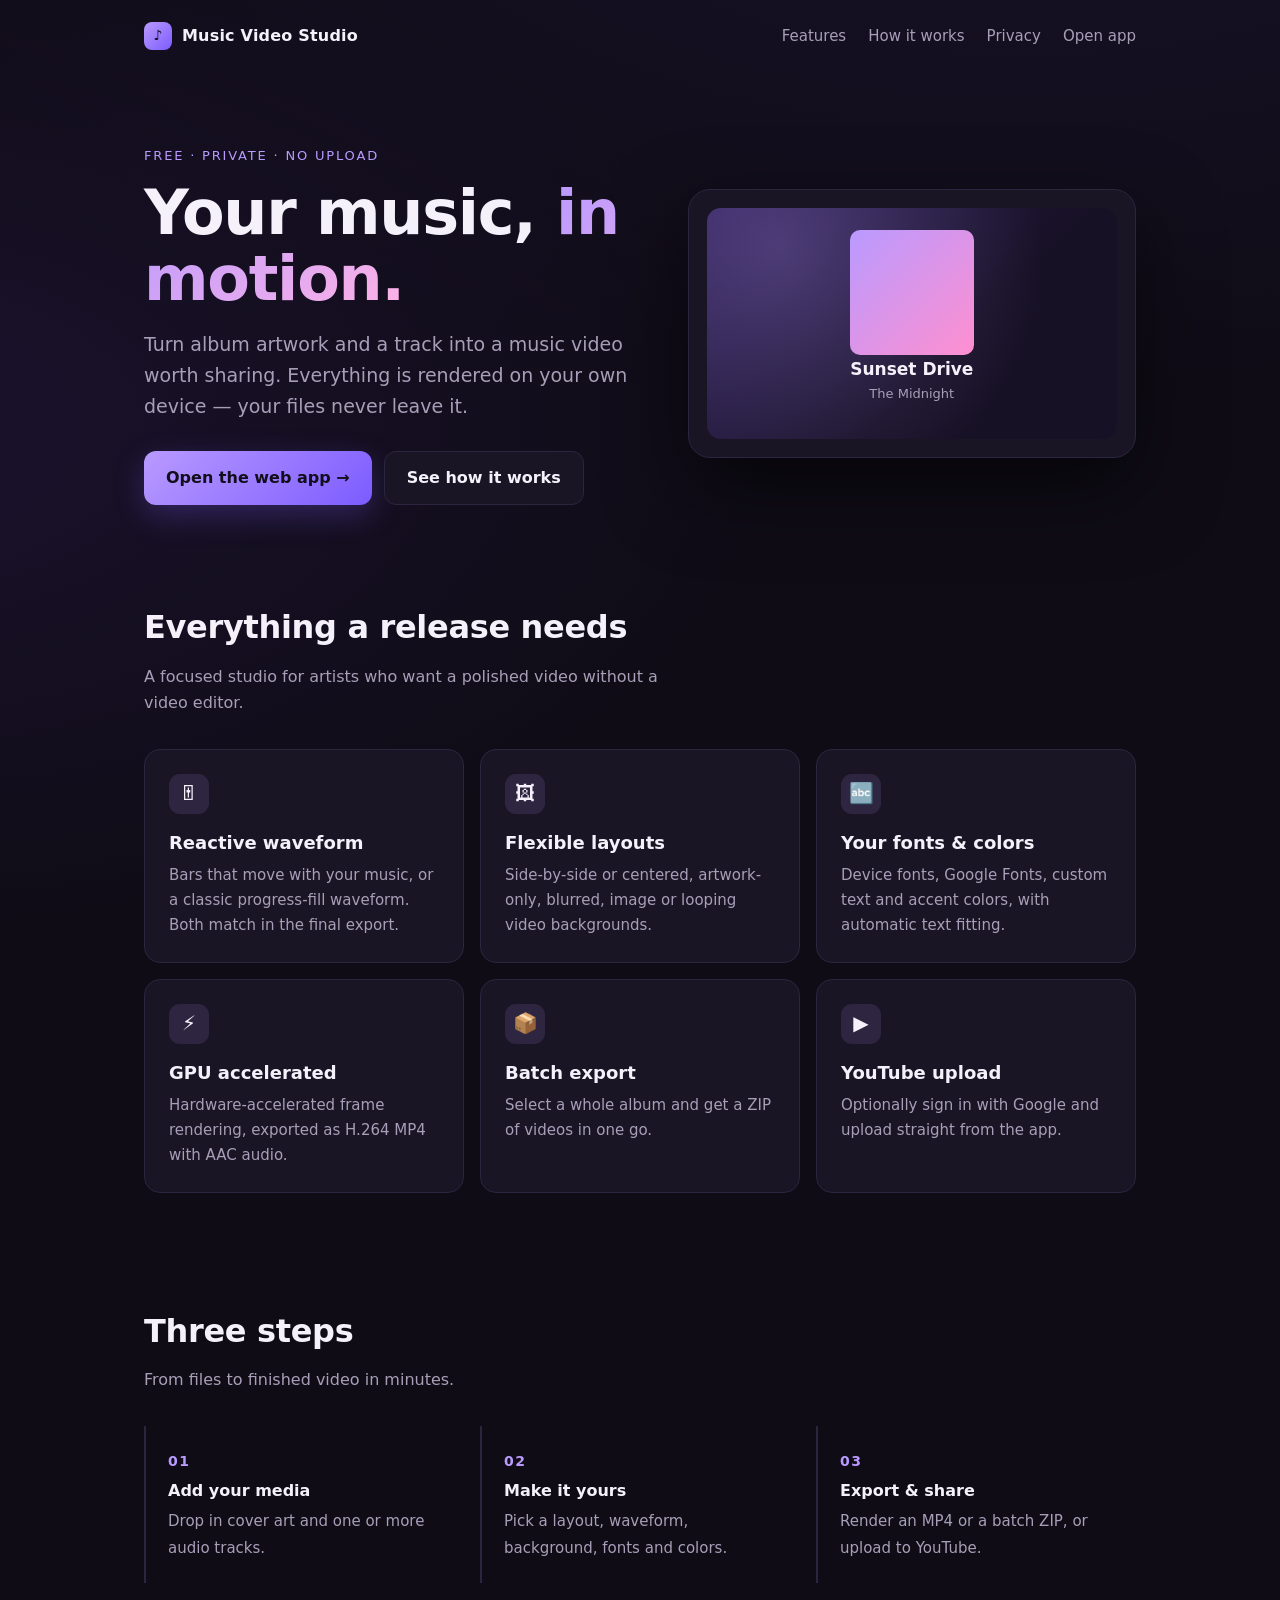
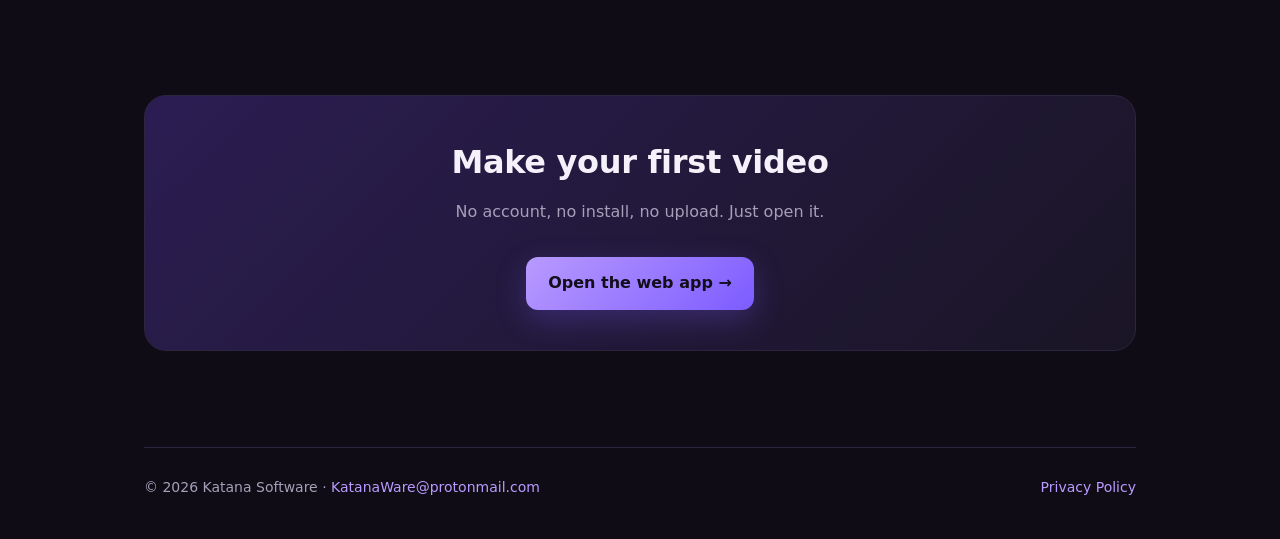
<file: index.html>
<!doctype html>
<html lang="en"><head><meta charset="utf-8"><meta name="viewport" content="width=device-width,initial-scale=1">
<title>Music Video Studio</title><meta name="description" content="Turn album artwork and audio into a music video. Free, private, runs on your device.">
<link rel="stylesheet" href="style.css"></head><body><div class="wrap">
<nav><a class="brand" href="./"><i>&#9834;</i>Music Video Studio</a><div class="links"><a class="hide" href="./#features">Features</a><a class="hide" href="./#how">How it works</a><a href="privacy.html">Privacy</a><a href="app/">Open app</a></div></nav>

<header class="hero"><div><span class="eyebrow">Free &middot; Private &middot; No upload</span>
<h1>Your music, <em>in motion.</em></h1>
<p class="lead">Turn album artwork and a track into a music video worth sharing. Everything is rendered on your own device &mdash; your files never leave it.</p>
<div class="cta"><a class="btn primary" href="app/">Open the web app &rarr;</a><a class="btn" href="#how">See how it works</a></div></div>
<div class="preview"><div class="frame"><div class="art"></div><div><div class="meta"><b>Sunset Drive</b>The Midnight</div><div class="bars"><span style="animation-delay:-0.00s;animation-duration:0.80s"></span><span style="animation-delay:-0.37s;animation-duration:1.04s"></span><span style="animation-delay:-0.74s;animation-duration:1.28s"></span><span style="animation-delay:-0.01s;animation-duration:0.92s"></span><span style="animation-delay:-0.38s;animation-duration:1.16s"></span><span style="animation-delay:-0.75s;animation-duration:0.80s"></span><span style="animation-delay:-0.02s;animation-duration:1.04s"></span><span style="animation-delay:-0.39s;animation-duration:1.28s"></span><span style="animation-delay:-0.76s;animation-duration:0.92s"></span><span style="animation-delay:-0.03s;animation-duration:1.16s"></span><span style="animation-delay:-0.40s;animation-duration:0.80s"></span><span style="animation-delay:-0.77s;animation-duration:1.04s"></span><span style="animation-delay:-0.04s;animation-duration:1.28s"></span><span style="animation-delay:-0.41s;animation-duration:0.92s"></span><span style="animation-delay:-0.78s;animation-duration:1.16s"></span><span style="animation-delay:-0.05s;animation-duration:0.80s"></span><span style="animation-delay:-0.42s;animation-duration:1.04s"></span><span style="animation-delay:-0.79s;animation-duration:1.28s"></span><span style="animation-delay:-0.06s;animation-duration:0.92s"></span><span style="animation-delay:-0.43s;animation-duration:1.16s"></span><span style="animation-delay:-0.80s;animation-duration:0.80s"></span><span style="animation-delay:-0.07s;animation-duration:1.04s"></span><span style="animation-delay:-0.44s;animation-duration:1.28s"></span><span style="animation-delay:-0.81s;animation-duration:0.92s"></span><span style="animation-delay:-0.08s;animation-duration:1.16s"></span><span style="animation-delay:-0.45s;animation-duration:0.80s"></span><span style="animation-delay:-0.82s;animation-duration:1.04s"></span><span style="animation-delay:-0.09s;animation-duration:1.28s"></span><span style="animation-delay:-0.46s;animation-duration:0.92s"></span><span style="animation-delay:-0.83s;animation-duration:1.16s"></span><span style="animation-delay:-0.10s;animation-duration:0.80s"></span><span style="animation-delay:-0.47s;animation-duration:1.04s"></span><span style="animation-delay:-0.84s;animation-duration:1.28s"></span><span style="animation-delay:-0.11s;animation-duration:0.92s"></span></div></div></div></div></header>

<section id="features"><h2>Everything a release needs</h2><p class="sub">A focused studio for artists who want a polished video without a video editor.</p>
<div class="grid">
<div class="card"><div class="ic">&#127898;</div><h3>Reactive waveform</h3><p>Bars that move with your music, or a classic progress-fill waveform. Both match in the final export.</p></div>
<div class="card"><div class="ic">&#128444;</div><h3>Flexible layouts</h3><p>Side-by-side or centered, artwork-only, blurred, image or looping video backgrounds.</p></div>
<div class="card"><div class="ic">&#128292;</div><h3>Your fonts &amp; colors</h3><p>Device fonts, Google Fonts, custom text and accent colors, with automatic text fitting.</p></div>
<div class="card"><div class="ic">&#9889;</div><h3>GPU accelerated</h3><p>Hardware-accelerated frame rendering, exported as H.264 MP4 with AAC audio.</p></div>
<div class="card"><div class="ic">&#128230;</div><h3>Batch export</h3><p>Select a whole album and get a ZIP of videos in one go.</p></div>
<div class="card"><div class="ic">&#9654;</div><h3>YouTube upload</h3><p>Optionally sign in with Google and upload straight from the app.</p></div>
</div></section>

<section id="how"><h2>Three steps</h2><p class="sub">From files to finished video in minutes.</p>
<div class="steps"><div><b>Add your media</b><span>Drop in cover art and one or more audio tracks.</span></div><div><b>Make it yours</b><span>Pick a layout, waveform, background, fonts and colors.</span></div><div><b>Export &amp; share</b><span>Render an MP4 or a batch ZIP, or upload to YouTube.</span></div></div></section>

<section><div class="band"><h2>Make your first video</h2><p class="sub" style="margin-inline:auto">No account, no install, no upload. Just open it.</p><a class="btn primary" href="app/">Open the web app &rarr;</a></div></section>
<footer><span>&copy; 2026 Katana Software &middot; <a href="mailto:KatanaWare@protonmail.com">KatanaWare@protonmail.com</a></span><span><a href="privacy.html">Privacy Policy</a></span></footer></div></body></html>
</file>
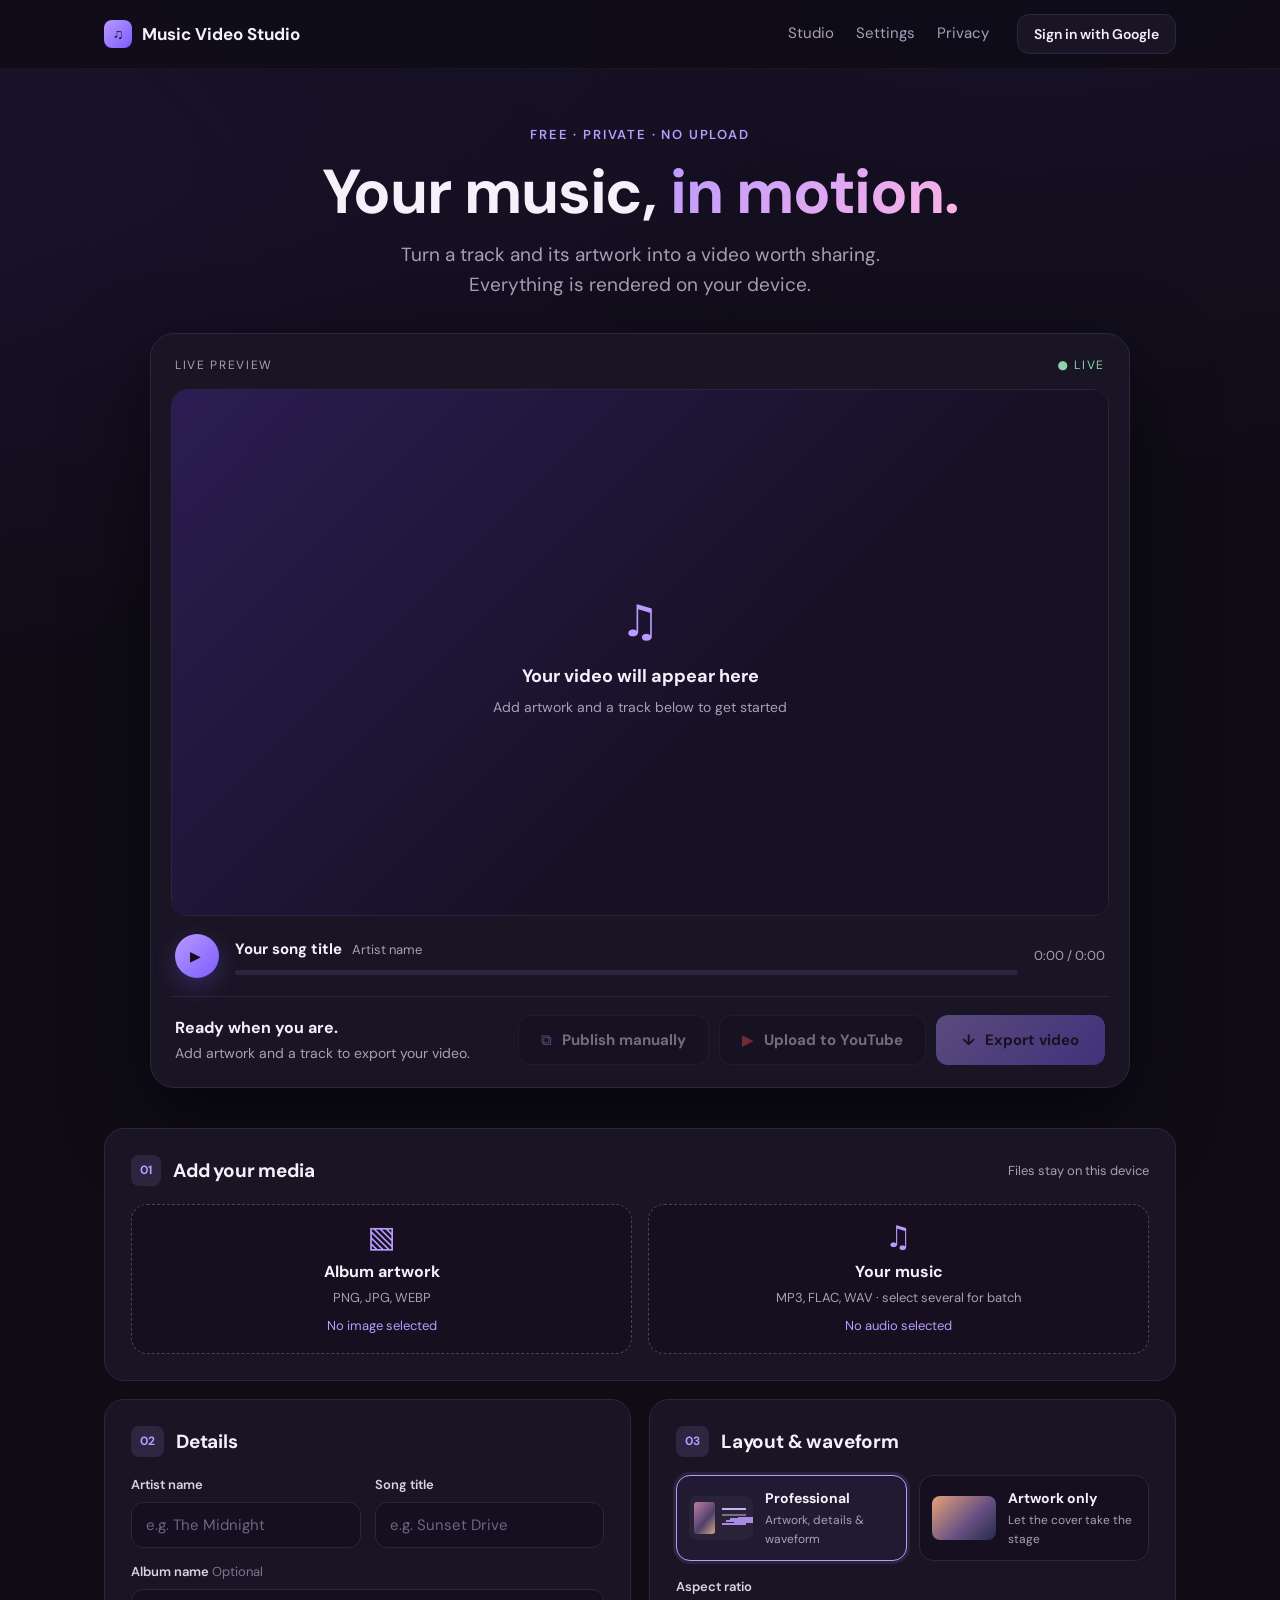
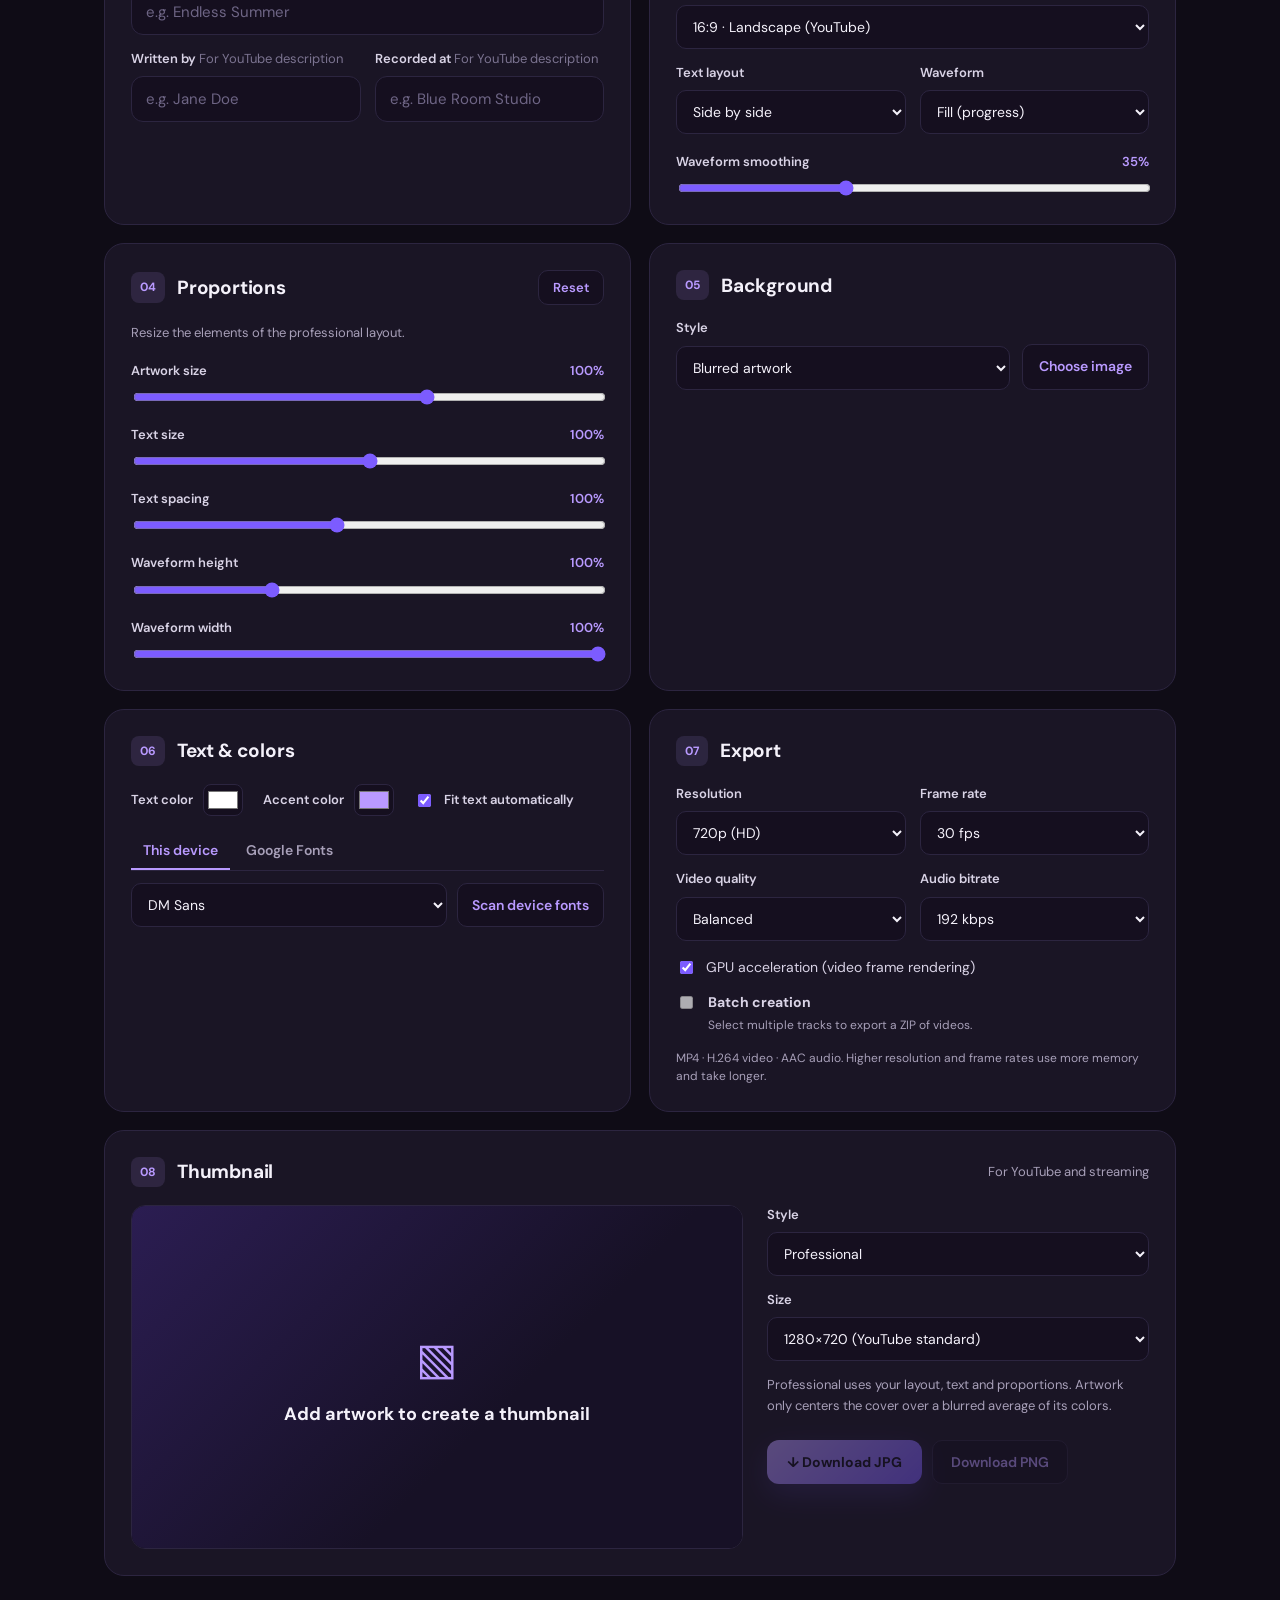
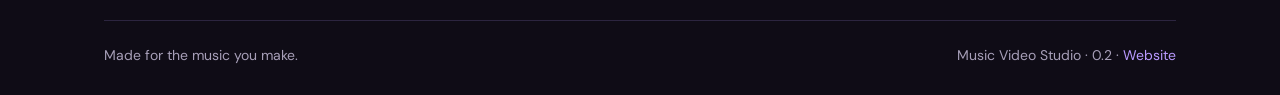
<file: app/index.html>
<!DOCTYPE html><html lang="en"><head><meta charSet="utf-8"/><meta name="viewport" content="width=device-width, initial-scale=1"/><link rel="stylesheet" href="./_next/static/css/ad4ce812db6118c3.css" data-precedence="next"/><link rel="preload" as="script" fetchPriority="low" href="./_next/static/chunks/webpack-5f0c474bf1d48f28.js"/><script src="./_next/static/chunks/4bd1b696-c7408084347438ae.js" async=""></script><script src="./_next/static/chunks/794-f09dc234193e386a.js" async=""></script><script src="./_next/static/chunks/main-app-9adf2f4e2f8ec8e1.js" async=""></script><script src="./_next/static/chunks/app/page-7ff4f5c5a4928e4b.js" async=""></script><title>Music Video Studio</title><meta name="description" content="Turn a track and its artwork into a video worth sharing."/><script src="./_next/static/chunks/polyfills-42372ed130431b0a.js" noModule=""></script></head><body><div hidden=""><!--$--><!--/$--></div><header class="topbar"><div class="topbar-inner"><a class="brand" href="#"><span class="brand-icon">♫</span>Music Video Studio</a><nav class="top-links"><a href="#studio">Studio</a><a href="#settings">Settings</a><a href="https://katanasoftwaregh.github.io/music-video-studio/privacy.html" target="_blank" rel="noreferrer">Privacy</a></nav><button id="youtubeBtn" class="youtube"><span>▶</span> Connect YouTube</button></div></header><main><section class="hero"><p class="eyebrow">Free · Private · No upload</p><h1>Your music, <em>in motion.</em></h1><p class="subhead">Turn a track and its artwork into a video worth sharing. Everything is rendered on your device.</p></section><section class="stage" id="studio"><div class="stage-card"><div class="preview-head"><span>LIVE PREVIEW</span><span class="live-dot">● LIVE</span></div><div class="preview-frame"><canvas id="preview" width="1280" height="720"></canvas><div class="preview-empty" id="emptyState"><span>♫</span><b>Your video will appear here</b><small>Add artwork and a track below to get started</small></div></div><div class="player"><button id="playBtn" aria-label="Play">▶</button><div class="track-info"><div class="track-text"><b id="previewTitle">Your song title</b><span id="previewArtist">Artist name</span></div><div class="progress"><i id="progress"></i></div></div><span class="time" id="timeLabel">0:00 / 0:00</span></div><div class="export-row"><div><strong>Ready when you are.</strong><small id="exportHint">Add artwork and a track to export your video.</small></div><div class="export-actions"><button id="manualBtn" class="upload-btn" disabled=""><span>⧉</span> Publish manually</button><button id="uploadBtn" class="upload-btn" disabled=""><span>▶</span> Upload to YouTube</button><button id="exportBtn" disabled=""><span>↓</span> Export video</button></div></div></div></section><section class="settings" id="settings"><div class="card media-card"><div class="section-head"><div><span class="number">01</span><h2>Add your media</h2></div><span class="helper">Files stay on this device</span></div><div class="upload-grid"><label class="dropzone" for="artInput" id="artDrop"><input id="artInput" type="file" accept="image/png,image/jpeg,image/webp,image/avif,image/gif"/><span class="upload-symbol">▧</span><b>Album artwork</b><small>PNG, JPG, WEBP</small><span class="file-name" id="artName">No image selected</span></label><label class="dropzone audio-drop" for="audioInput" id="audioDrop"><input id="audioInput" type="file" accept="audio/*,.flac,.wav,.ogg,.mp3,.m4a,.aac" multiple=""/><span class="upload-symbol">♫</span><b>Your music</b><small>MP3, FLAC, WAV · select several for batch</small><span class="file-name" id="audioName">No audio selected</span></label></div></div><div class="card"><div class="section-head"><div><span class="number">02</span><h2>Details</h2></div></div><div id="trackListWrap" class="track-list-wrap" hidden=""><div class="track-list-head"><span>Editing details for <b id="detailsFor"></b></span><button id="applyAllBtn" type="button" class="link-btn">Copy artist, album, writer &amp; place to all</button></div><div id="trackList" class="track-list"></div></div><div class="fields"><label>Artist name<input id="artist" placeholder="e.g. The Midnight"/></label><label>Song title<input id="title" placeholder="e.g. Sunset Drive"/></label><label class="wide">Album name <span class="optional">Optional</span><input id="album" placeholder="e.g. Endless Summer"/></label><label>Written by <span class="optional">For YouTube description</span><input id="writer" placeholder="e.g. Jane Doe"/></label><label>Recorded at <span class="optional">For YouTube description</span><input id="place" placeholder="e.g. Blue Room Studio"/></label></div></div><div class="card"><div class="section-head"><div><span class="number">03</span><h2>Layout &amp; waveform</h2></div></div><div class="style-options"><label class="style-card selected"><input type="radio" name="layout" checked="" value="professional"/><span class="style-thumb pro-thumb"><i></i><i></i><i></i><i></i><i></i></span><b>Professional</b><small>Artwork, details &amp; waveform</small></label><label class="style-card"><input type="radio" name="layout" value="artwork"/><span class="style-thumb art-thumb"></span><b>Artwork only</b><small>Let the cover take the stage</small></label></div><div class="select-grid"><label class="wide">Aspect ratio <select id="aspectRatio"><option value="16:9">16:9 · Landscape (YouTube)</option><option value="21:9">21:9 · Ultrawide</option><option value="4:3">4:3 · Classic</option><option value="1:1">1:1 · Square (Instagram)</option><option value="4:5">4:5 · Portrait (Instagram feed)</option><option value="9:16">9:16 · Vertical (Shorts, TikTok, Reels)</option></select></label><label>Text layout <select id="textLayout"><option value="side">Side by side</option><option value="centered">Centered</option></select></label><label>Waveform <select id="waveformMode"><option value="fill">Fill (progress)</option><option value="reactive">Reactive to music</option></select></label></div><label class="range-control">Waveform smoothing <span id="smoothingValue">35%</span><input id="waveformSmoothing" type="range" min="0" max="100" value="35"/></label></div><div class="card"><div class="section-head"><div><span class="number">04</span><h2>Proportions</h2></div><button id="resetSizesBtn" type="button" class="link-btn">Reset</button></div><p class="card-note">Resize the elements of the professional layout.</p><label class="range-control">Artwork size <span id="sizeArtValue">100%</span><input id="sizeArt" type="range" min="50" max="130" value="100"/></label><label class="range-control">Text size <span id="sizeTextValue">100%</span><input id="sizeText" type="range" min="60" max="140" value="100"/></label><label class="range-control">Text spacing <span id="sizeSpacingValue">100%</span><input id="sizeSpacing" type="range" min="70" max="140" value="100"/></label><label class="range-control">Waveform height <span id="sizeWaveHeightValue">100%</span><input id="sizeWaveHeight" type="range" min="40" max="250" value="100"/></label><label class="range-control">Waveform width <span id="sizeWaveWidthValue">100%</span><input id="sizeWaveWidth" type="range" min="40" max="100" value="100"/></label></div><div class="card"><div class="section-head"><div><span class="number">05</span><h2>Background</h2></div></div><div class="background-row"><label class="background-label">Style <select id="background"><option value="blur">Blurred artwork</option><option value="image">Background image</option><option value="video">Looping video</option><option value="solid">Midnight solid</option></select></label><label class="bg-file" id="bgImagePick" for="bgImageInput">Choose image</label><label class="bg-file" id="bgVideoPick" for="bgVideoInput" hidden="">Choose video</label><input id="bgImageInput" type="file" accept="image/png,image/jpeg,image/webp" hidden=""/><input id="bgVideoInput" type="file" accept="video/mp4,video/webm,video/quicktime" hidden=""/></div></div><div class="card"><div class="section-head"><div><span class="number">06</span><h2>Text &amp; colors</h2></div></div><div class="customize-grid"><label>Text color<input id="textColor" type="color" value="#ffffff"/></label><label>Accent color<input id="accentColor" type="color" value="#b99aff"/></label><label class="auto-size"><input id="autoTextSize" type="checkbox" checked=""/> Fit text automatically</label></div><div class="font-tabs" role="tablist" aria-label="Font sources"><button id="localFontsTab" type="button" class="selected">This device</button><button id="googleFontsTab" type="button">Google Fonts</button></div><div class="font-picker-row"><select id="fontFamily" aria-label="Font"><option value="DM Sans">DM Sans</option><option value="Space Grotesk">Space Grotesk</option><option value="Arial">Arial</option><option value="Georgia">Georgia</option></select><button id="scanFontsBtn" type="button">Scan device fonts</button></div><div id="googleFontPicker" class="google-font-picker" hidden=""><input id="googleFontSearch" placeholder="Search Google Fonts"/><select id="googleFontFamily" aria-label="Google Font"></select><button id="useGoogleFontBtn" type="button">Use this font</button><small>Google Fonts needs an internet connection. Your bundled and device fonts work offline.</small></div></div><div class="card"><div class="section-head"><div><span class="number">07</span><h2>Export</h2></div></div><div class="export-settings-grid"><label>Resolution<select id="exportResolution"><option value="720">720p (HD)</option><option value="1080">1080p (Full HD)</option><option value="480">480p (smaller file)</option></select></label><label>Frame rate<select id="exportFps"><option value="30">30 fps</option><option value="24">24 fps</option><option value="60">60 fps</option></select></label><label>Video quality<select id="exportQuality"><option value="23">Balanced</option><option value="18">High quality · larger file</option><option value="28">Smaller file</option></select></label><label>Audio bitrate<select id="exportAudioBitrate"><option value="192k">192 kbps</option><option value="128k">128 kbps · smaller file</option><option value="320k">320 kbps</option></select></label></div><label class="auto-size"><input id="gpuAccel" type="checkbox" checked=""/> GPU acceleration (video frame rendering)</label><label class="batch-control"><input id="batchMode" type="checkbox"/><span><b>Batch creation</b><small id="batchStatus">Select multiple tracks to export a ZIP of videos.</small></span></label><small class="note">MP4 · H.264 video · AAC audio. Higher resolution and frame rates use more memory and take longer.</small></div><div class="card thumb-card" id="thumbnail"><div class="section-head"><div><span class="number">08</span><h2>Thumbnail</h2></div><span class="helper">For YouTube and streaming</span></div><div class="thumb-layout"><div class="thumb-preview"><canvas id="thumbCanvas" width="1280" height="720"></canvas><div class="preview-empty" id="thumbEmpty"><span>▧</span><b>Add artwork to create a thumbnail</b></div></div><div class="thumb-controls"><label>Style <select id="thumbStyle"><option value="professional">Professional</option><option value="artwork">Artwork only · YouTube Music style</option></select></label><label>Size <select id="thumbSize"><option value="1280x720">1280×720 (YouTube standard)</option><option value="1920x1080">1920×1080</option></select></label><p class="card-note">Professional uses your layout, text and proportions. Artwork only centers the cover over a blurred average of its colors.</p><div class="thumb-actions"><button id="thumbDownloadJpg" type="button" class="solid-btn" disabled="">↓ Download JPG</button><button id="thumbDownloadPng" type="button" class="link-btn outline" disabled="">Download PNG</button></div></div></div></div></section><audio id="audio" crossorigin="anonymous"></audio><footer><span>Made for the music you make.</span><span>Music Video Studio · 0.2 · <a href="https://katanasoftwaregh.github.io/music-video-studio/" target="_blank" rel="noreferrer">Website</a></span></footer></main><!--$--><!--/$--><script src="./_next/static/chunks/webpack-5f0c474bf1d48f28.js" id="_R_" async=""></script><script>(self.__next_f=self.__next_f||[]).push([0])</script><script>self.__next_f.push([1,"1:\"$Sreact.fragment\"\n2:I[7121,[],\"\"]\n3:I[4581,[],\"\"]\n5:I[1304,[],\"ClientPageRoot\"]\n6:\"static/chunks/app/page-7ff4f5c5a4928e4b.js\"\n7:I[5933,[\"974\",\"$6\"],\"default\"]\na:I[484,[],\"OutletBoundary\"]\nb:\"$Sreact.suspense\"\nd:\"ViewportBoundary\"\ne:I[484,[],\"$d\"]\n10:\"MetadataBoundary\"\n11:I[484,[],\"$10\"]\n13:I[7123,[],\"default\",1]\n:HL[\"./_next/static/css/ad4ce812db6118c3.css\",\"style\"]\n4:[[\"children\",{\"s\":\"__PAGE__\",\"h\":512,\"d\":{\"r\":[\"$\",\"$1\",\"c\",{\"children\":[[\"$\",\"$L5\",null,{\"Component\":\"$7\",\"serverProvidedParams\":{\"searchParams\":{},\"params\":{},\"promises\":[\"$@8\",\"$@9\"]}}],null,[\"$\",\"$La\",null,{\"children\":[\"$\",\"$b\",null,{\"name\":\"Next.MetadataOutlet\",\"children\":\"$@c\"}]}]]}],\"p\":false,\"v\":null}}]]\n0:{\"P\":null,\"c\":[\"\",\"\"],\"q\":\"\",\"i\":false,\"t\":{\"t\":{\"s\":\"\",\"h\":528,\"d\":{\"r\":[\"$\",\"$1\",\"c\",{\"children\":[[[\"$\",\"link\",\"0\",{\"rel\":\"stylesheet\",\"href\":\"./_next/static/css/ad4ce812db6118c3.css\",\"precedence\":\"next\",\"crossOrigin\":\"$undefined\",\"nonce\":\"$undefined\"}]],[\"$\",\"html\",null,{\"lang\":\"en\",\"children\":[\"$\",\"body\",null,{\"children\":[\"$\",\"$L2\",null,{\"parallelRouterKey\":\"children\",\"error\":\"$undefined\",\"errorStyles\":\"$undefined\",\"errorScripts\":\"$undefined\",\"template\":[\"$\",\"$L3\",null,{}],\"templateStyles\":\"$undefined\",\"templateScripts\":\"$undefined\",\"notFound\":[[[\"$\",\"title\",null,{\"children\":\"404: This page could not be found.\"}],[\"$\",\"div\",null,{\"style\":{\"fontFamily\":\"system-ui,\\\"Segoe UI\\\",Roboto,Helvetica,Arial,sans-serif,\\\"Apple Color Emoji\\\",\\\"Segoe UI Emoji\\\"\",\"height\":\"100vh\",\"textAlign\":\"center\",\"display\":\"flex\",\"flexDirection\":\"column\",\"alignItems\":\"center\",\"justifyContent\":\"center\"},\"children\":[\"$\",\"div\",null,{\"children\":[[\"$\",\"style\",null,{\"dangerouslySetInnerHTML\":{\"__html\":\"body{color:#000;background:#fff;margin:0}.next-error-h1{border-right:1px solid rgba(0,0,0,.3)}@media (prefers-color-scheme:dark){body{color:#fff;background:#000}.next-error-h1{border-right:1px solid rgba(255,255,255,.3)}}\"}}],[\"$\",\"h1\",null,{\"className\":\"next-error-h1\",\"style\":{\"display\":\"inline-block\",\"margin\":\"0 20px 0 0\",\"padding\":\"0 23px 0 0\",\"fontSize\":24,\"fontWeight\":500,\"verticalAlign\":\"top\",\"lineHeight\":\"49px\"},\"children\":404}],[\"$\",\"div\",null,{\"style\":{\"display\":\"inline-block\"},\"children\":[\"$\",\"h2\",null,{\"style\":{\"fontSize\":14,\"fontWeight\":400,\"lineHeight\":\"49px\",\"margin\":0},\"children\":\"This page could not be found.\"}]}]]}]}]],[]],\"forbidden\":\"$undefined\",\"unauthorized\":\"$undefined\"}]}]}]]}],\"p\":false,\"v\":null},\"c\":\"$Q4\"},\"h\":{\"r\":[\"$\",\"$1\",\"h\",{\"children\":[null,[\"$\",\"$Le\",null,{\"children\":\"$Lf\"}],[\"$\",\"$L11\",null,{\"children\":[[\"$\",\"div\",null,{\"hidden\":true,\"children\":[\"$\",\"$b\",null,{\"name\":\"Next.Metadata\",\"children\":\"$L12\"}]}],null]}],null]}],\"p\":false,\"v\":null}},\"m\":\"$undefined\",\"G\":[\"$13\",[]],\"S\":true,\"r\":\"$undefined\",\"s\":\"$undefined\",\"a\":\"$undefined\",\"l\":\"$undefined\",\"p\":\"$undefined\",\"d\":\"$undefined\",\"b\":\"N7Hr_QYOQlWt1ZRFTblCJ\"}\n8:{}\n9:\"$4:0:1:d:r:props:children:0:props:serverProvidedParams:params\"\nf:[[\"$\",\"meta\",\"0\",{\"charSet\":\"utf-8\"}],[\"$\",\"meta\",\"1\",{\"name\":\"viewport\",\"content\":\"width=device-width, initial-scale=1\"}]]\nc:null\n12:[[\"$\",\"title\",\"0\",{\"children\":\"Music Video Studio\"}],[\"$\",\"meta\",\"1\",{\"name\":\"description\",\"content\":\"Turn a track and its artwork into a video worth sharing.\"}]]\n"])</script></body></html>
</file>
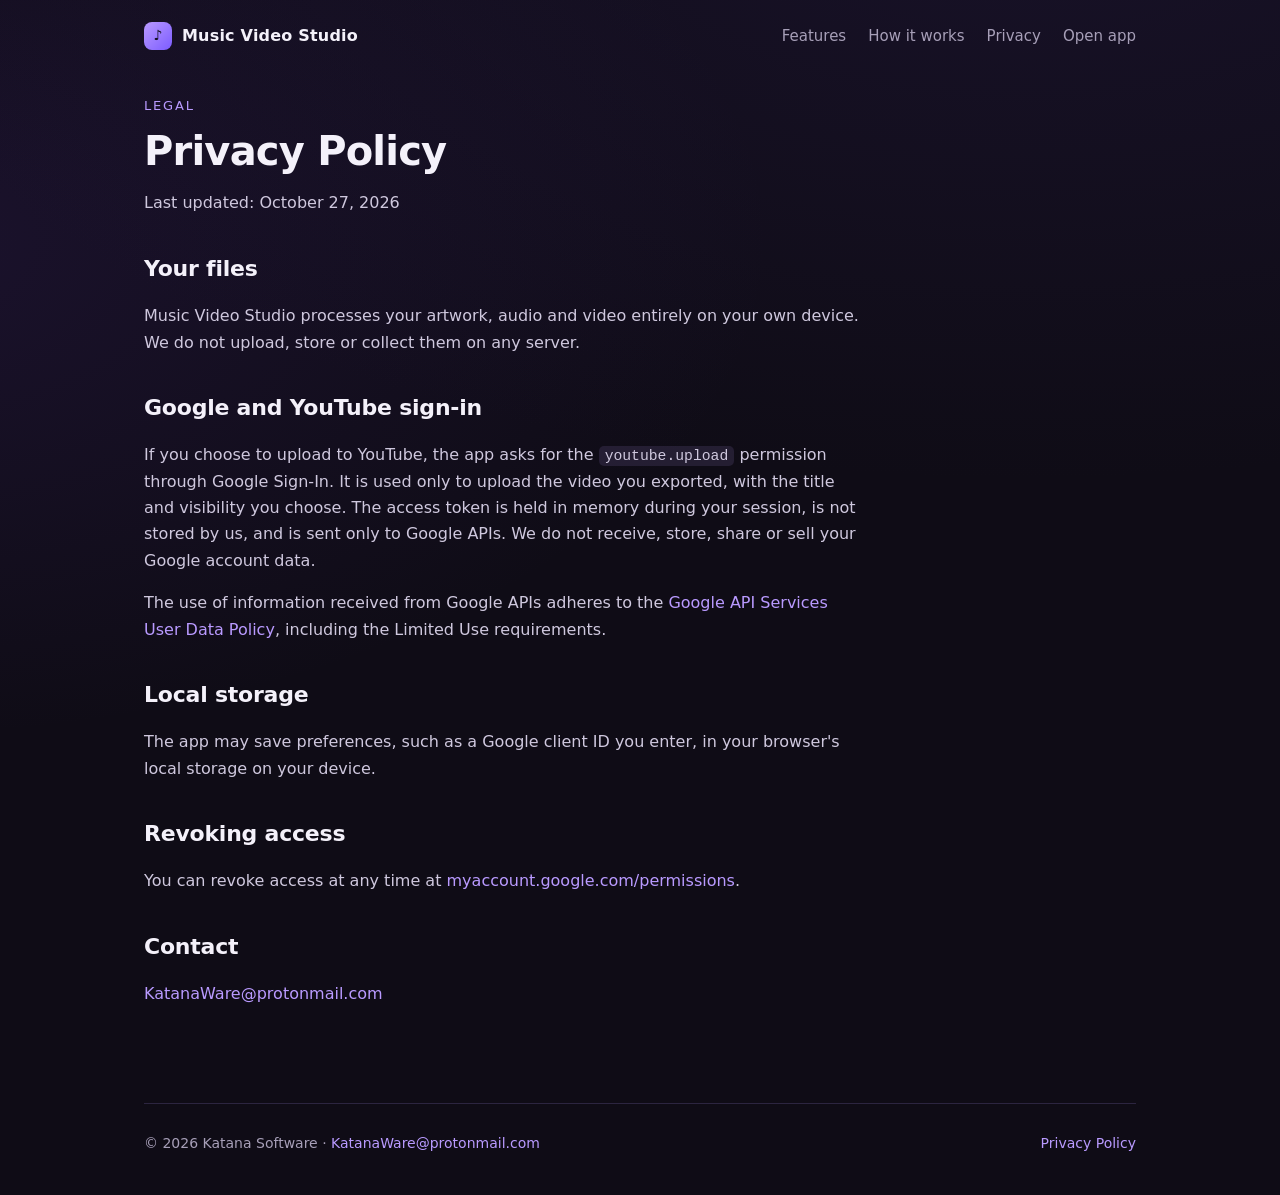
<file: privacy.html>
<!doctype html>
<html lang="en"><head><meta charset="utf-8"><meta name="viewport" content="width=device-width,initial-scale=1">
<title>Privacy Policy - Music Video Studio</title><meta name="description" content="Turn album artwork and audio into a music video. Free, private, runs on your device.">
<link rel="stylesheet" href="style.css"></head><body><div class="wrap">
<nav><a class="brand" href="./"><i>&#9834;</i>Music Video Studio</a><div class="links"><a class="hide" href="./#features">Features</a><a class="hide" href="./#how">How it works</a><a href="privacy.html">Privacy</a><a href="app/">Open app</a></div></nav>

<article><span class="eyebrow">Legal</span><h1>Privacy Policy</h1><p>Last updated: October 27, 2026</p>
<h2>Your files</h2><p>Music Video Studio processes your artwork, audio and video entirely on your own device. We do not upload, store or collect them on any server.</p>
<h2>Google and YouTube sign-in</h2><p>If you choose to upload to YouTube, the app asks for the <code>youtube.upload</code> permission through Google Sign-In. It is used only to upload the video you exported, with the title and visibility you choose. The access token is held in memory during your session, is not stored by us, and is sent only to Google APIs. We do not receive, store, share or sell your Google account data.</p>
<p>The use of information received from Google APIs adheres to the <a href="https://developers.google.com/terms/api-services-user-data-policy">Google API Services User Data Policy</a>, including the Limited Use requirements.</p>
<h2>Local storage</h2><p>The app may save preferences, such as a Google client ID you enter, in your browser's local storage on your device.</p>
<h2>Revoking access</h2><p>You can revoke access at any time at <a href="https://myaccount.google.com/permissions">myaccount.google.com/permissions</a>.</p>
<h2>Contact</h2><p><a href="mailto:KatanaWare@protonmail.com">KatanaWare@protonmail.com</a></p></article>
<footer><span>&copy; 2026 Katana Software &middot; <a href="mailto:KatanaWare@protonmail.com">KatanaWare@protonmail.com</a></span><span><a href="privacy.html">Privacy Policy</a></span></footer></div></body></html>
</file>
<file: style.css>
:root{--bg:#0f0c16;--panel:#1a1525;--line:#2c2540;--text:#f4f1fa;--muted:#a79fb8;--accent:#b99aff;--accent2:#7c5cff}
*{box-sizing:border-box}html{scroll-behavior:smooth}
body{margin:0;background:radial-gradient(1200px 600px at 80% -10%,#2a1d4d55,transparent),radial-gradient(900px 500px at -10% 20%,#4b2a8a33,transparent),var(--bg);color:var(--text);font:16px/1.65 "Segoe UI",system-ui,-apple-system,Roboto,sans-serif;-webkit-font-smoothing:antialiased}
a{color:var(--accent);text-decoration:none}a:hover{text-decoration:underline}
.wrap{max-width:1040px;margin:0 auto;padding:0 24px}
nav{display:flex;align-items:center;justify-content:space-between;padding:22px 0}
.brand{display:flex;align-items:center;gap:10px;font-weight:700;letter-spacing:.2px;color:var(--text)}
.brand i{width:28px;height:28px;border-radius:8px;background:linear-gradient(135deg,var(--accent),var(--accent2));display:grid;place-items:center;font-style:normal;font-size:14px;color:#14101f}
nav .links{display:flex;gap:22px;font-size:15px}nav .links a{color:var(--muted)}nav .links a:hover{color:var(--text);text-decoration:none}
.btn{display:inline-flex;align-items:center;gap:8px;padding:13px 22px;border-radius:12px;font-weight:600;border:1px solid var(--line);color:var(--text);background:var(--panel);transition:.15s}
.btn:hover{text-decoration:none;transform:translateY(-1px);border-color:#4a3d70}
.btn.primary{background:linear-gradient(135deg,var(--accent),var(--accent2));color:#120e1c;border:0;box-shadow:0 10px 30px #7c5cff44}
.hero{padding:70px 0 40px;display:grid;grid-template-columns:1.05fr .95fr;gap:48px;align-items:center}
.eyebrow{display:inline-block;font-size:13px;letter-spacing:.14em;text-transform:uppercase;color:var(--accent);margin-bottom:14px}
h1{font-size:clamp(38px,6vw,62px);line-height:1.05;margin:0 0 18px;letter-spacing:-.02em}
h1 em{font-style:normal;background:linear-gradient(135deg,var(--accent),#ffb3e6);-webkit-background-clip:text;background-clip:text;color:transparent}
.lead{color:var(--muted);font-size:19px;max-width:520px;margin:0 0 28px}
.cta{display:flex;gap:12px;flex-wrap:wrap}
.preview{background:var(--panel);border:1px solid var(--line);border-radius:22px;padding:18px;box-shadow:0 30px 80px #0008}
.frame{aspect-ratio:16/9;border-radius:14px;background:linear-gradient(135deg,#2b1d52,#171126 60%);display:grid;grid-template-rows:1fr auto;padding:22px;position:relative;overflow:hidden}
.frame:before{content:"";position:absolute;inset:-30%;background:radial-gradient(circle at 30% 30%,#b99aff44,transparent 50%)}
.art{width:34%;aspect-ratio:1;border-radius:10px;background:linear-gradient(135deg,var(--accent),#ff8fd0);position:relative;margin:auto}
.meta{text-align:center;position:relative;font-size:13px;color:var(--muted)}.meta b{display:block;color:var(--text);font-size:17px}
.bars{display:flex;align-items:center;justify-content:center;gap:3px;height:42px;position:relative;margin-top:12px}
.bars span{width:4px;border-radius:3px;background:var(--accent);animation:bounce 1.1s ease-in-out infinite}
@keyframes bounce{0%,100%{height:6px}50%{height:38px}}
@media (prefers-reduced-motion:reduce){.bars span{animation:none;height:16px}}
section{padding:56px 0}
h2{font-size:32px;margin:0 0 10px;letter-spacing:-.01em}.sub{color:var(--muted);margin:0 0 32px;max-width:560px}
.grid{display:grid;grid-template-columns:repeat(3,1fr);gap:16px}
.card{background:var(--panel);border:1px solid var(--line);border-radius:16px;padding:24px}
.card .ic{width:40px;height:40px;border-radius:11px;background:#b99aff1f;display:grid;place-items:center;font-size:20px;margin-bottom:14px}
.card h3{margin:0 0 6px;font-size:18px}.card p{margin:0;color:var(--muted);font-size:15px}
.steps{counter-reset:s;display:grid;grid-template-columns:repeat(3,1fr);gap:16px}
.steps div{counter-increment:s;padding:22px;border-left:2px solid var(--line)}
.steps div:before{content:"0" counter(s);color:var(--accent);font-weight:700;font-size:14px;letter-spacing:.1em}
.steps b{display:block;margin:4px 0}.steps span{color:var(--muted);font-size:15px}
.band{background:linear-gradient(135deg,#2b1d52,#1a1525);border:1px solid var(--line);border-radius:22px;padding:40px;text-align:center}
footer{border-top:1px solid var(--line);margin-top:40px;padding:28px 0 40px;color:var(--muted);font-size:14px;display:flex;justify-content:space-between;flex-wrap:wrap;gap:12px}
article{max-width:720px;padding:20px 0 40px}article h1{font-size:40px}article h2{font-size:22px;margin-top:34px}article p{color:#cfc8de}
code{background:#b99aff1f;padding:2px 6px;border-radius:5px;font-size:.92em}
@media (max-width:820px){.hero{grid-template-columns:1fr;padding-top:30px}.grid,.steps{grid-template-columns:1fr}nav .links a.hide{display:none}}
</file>
<file: app/_next/static/css/ad4ce812db6118c3.css>
:root{--bg:#0f0c16;--panel:#1a1525;--panel2:#150f1f;--line:#2c2540;--text:#f4f1fa;--muted:#a79fb8;--accent:#b99aff;--accent2:#7c5cff;font-family:DM Sans,system-ui,sans-serif;color:var(--text);background:var(--bg);font-synthesis:none;text-rendering:optimizeLegibility}*{box-sizing:border-box}html{scroll-behavior:smooth}body{margin:0;min-height:100vh;font-size:16px;line-height:1.55;background:radial-gradient(1200px 600px at 80% -10%,#2a1d4d55,transparent),radial-gradient(900px 500px at -10% 20%,#4b2a8a33,transparent),var(--bg);background-attachment:fixed;-webkit-font-smoothing:antialiased}a{color:var(--accent);text-decoration:none}a:hover{text-decoration:underline}[hidden]{display:none!important}.topbar{position:sticky;top:0;z-index:50;-webkit-backdrop-filter:blur(14px);backdrop-filter:blur(14px);background:#0f0c16c7;border-bottom:1px solid #2c254066}.topbar-inner{max-width:1120px;margin:auto;height:68px;padding:0 24px;gap:28px}.brand,.topbar-inner{display:flex;align-items:center}.brand{gap:10px;font:700 17px DM Sans,sans-serif;color:var(--text)}.brand:hover{text-decoration:none}.brand-icon{width:28px;height:28px;border-radius:8px;background:linear-gradient(135deg,var(--accent),var(--accent2));display:grid;place-items:center;font-size:14px;color:#14101f}.top-links{display:flex;gap:22px;margin-left:auto;font-size:15px}.top-links a{color:var(--muted)}.top-links a:hover{color:var(--text);text-decoration:none}.youtube{border:1px solid var(--line);background:var(--panel);border-radius:12px;padding:10px 16px;color:var(--text);font:600 14px DM Sans;cursor:pointer;transition:.15s}.youtube span{color:#ff4b53;margin-right:7px}.youtube:hover{transform:translateY(-1px);border-color:#4a3d70}main{max-width:1120px;margin:auto;padding:0 24px 28px}.hero{text-align:center;padding:56px 0 34px}.eyebrow{font-size:13px;letter-spacing:.14em;color:var(--accent);font-weight:600;text-transform:uppercase;margin:0 0 14px}.hero h1{font:700 clamp(38px,6vw,62px)/1.05 DM Sans,sans-serif;letter-spacing:-.02em;margin:0 0 16px}.hero h1 em{font-style:normal;background:linear-gradient(135deg,var(--accent),#ffb3e6);-webkit-background-clip:text;background-clip:text;color:transparent}.subhead{color:var(--muted);font-size:19px;max-width:560px;margin:0 auto}.stage{display:flex;justify-content:center}.stage-card{width:100%;max-width:980px;background:var(--panel);border:1px solid var(--line);border-radius:24px;padding:20px;box-shadow:0 30px 80px #0008}.preview-head{display:flex;justify-content:space-between;font-size:12px;letter-spacing:.14em;color:var(--muted);margin:2px 4px 14px}.live-dot{color:#8dd4ac}.preview-frame{--ratio:1.7778;position:relative;aspect-ratio:var(--ratio);width:min(100%,calc(68vh*var(--ratio)));margin:0 auto;background:#0b0810;border-radius:16px;overflow:hidden;border:1px solid var(--line)}.preview-frame canvas{width:100%;height:100%;display:block}.preview-empty{position:absolute;inset:0;display:flex;flex-direction:column;align-items:center;justify-content:center;background:linear-gradient(135deg,#2b1d52,#171126 60%);color:var(--muted);text-align:center;padding:16px}.preview-empty>span{font-size:44px;color:var(--accent);margin-bottom:8px}.preview-empty b{font-size:18px;color:var(--text)}.preview-empty small{font-size:14px;margin-top:6px}.player{display:flex;gap:16px;align-items:center;margin:18px 4px 4px}.player>button{width:44px;height:44px;border:0;border-radius:50%;background:linear-gradient(135deg,var(--accent),var(--accent2));color:#120e1c;font-size:14px;padding-left:3px;cursor:pointer;box-shadow:0 8px 22px #7c5cff44;flex:none}.track-info{flex:1 1;min-width:0}.track-text{display:flex;align-items:baseline;gap:10px;min-width:0}.track-text b{font-size:15px}.track-text b,.track-text span{white-space:nowrap;overflow:hidden;text-overflow:ellipsis}.track-text span{font-size:13px;color:var(--muted)}.progress{height:5px;background:#2c2540;border-radius:3px;margin-top:9px;overflow:hidden}.progress i{height:100%;display:block;width:0;background:linear-gradient(90deg,var(--accent),var(--accent2))}.time{font-size:13px;color:var(--muted);white-space:nowrap;font-feature-settings:"tnum";font-variant-numeric:tabular-nums}.export-row{border-top:1px solid var(--line);margin-top:18px;padding:18px 4px 2px;display:flex;justify-content:space-between;align-items:center;gap:16px}.export-row strong{display:block;font-size:16px}.export-row small{display:block;color:var(--muted);font-size:14px;margin-top:2px}.export-actions{display:flex;gap:10px;flex-wrap:wrap;justify-content:flex-end}.upload-btn{border:1px solid var(--line);border-radius:12px;background:var(--panel2);color:var(--text);padding:14px 22px;font:700 15px DM Sans;cursor:pointer;white-space:nowrap;transition:.15s}.upload-btn span{color:#ff4b53;margin-right:6px}.upload-btn:hover:not(:disabled){border-color:var(--accent);transform:translateY(-1px)}.upload-btn:disabled{opacity:.4;cursor:not-allowed}.app-dialog textarea{min-height:150px}#manualBtn span{color:var(--accent)}.kit-dialog{width:min(560px,100%)}.kit-row{display:flex;gap:8px;align-items:flex-start}.kit-row input,.kit-row textarea{flex:1 1;min-width:0}.kit-copy{border:1px solid var(--line);background:var(--panel2);color:var(--accent);border-radius:10px;padding:11px 14px;font:600 13px DM Sans;cursor:pointer;white-space:nowrap}.kit-copy:hover{border-color:var(--accent)}.kit-actions{display:flex;flex-wrap:wrap;gap:10px;align-items:center;margin-top:20px}.kit-actions button{border:1px solid var(--line);background:var(--panel2);color:var(--text);border-radius:10px;padding:11px 16px;font:600 14px DM Sans;cursor:pointer}.kit-actions button.primary{border:0;background:linear-gradient(135deg,var(--accent),var(--accent2));color:#120e1c}.kit-actions button:disabled{opacity:.6;cursor:wait}.kit-link{font-weight:600;font-size:14px;padding:11px 4px}#exportBtn{border:0;border-radius:12px;background:linear-gradient(135deg,var(--accent),var(--accent2));color:#120e1c;padding:14px 26px;font:700 15px DM Sans;cursor:pointer;box-shadow:0 10px 30px #7c5cff44;transition:.15s;white-space:nowrap}#exportBtn:hover:not(:disabled){transform:translateY(-1px)}#exportBtn:disabled{opacity:.4;box-shadow:none;cursor:not-allowed}#exportBtn span{margin-right:6px}.settings{display:grid;grid-template-columns:repeat(2,1fr);gap:18px;margin-top:40px}.card{background:var(--panel);border:1px solid var(--line);border-radius:20px;padding:26px}.media-card{grid-column:1/-1}.section-head{display:flex;align-items:center;justify-content:space-between;margin-bottom:18px}.section-head>div{display:flex;align-items:center;gap:12px}.section-head h2{font:700 19px DM Sans,sans-serif;margin:0;letter-spacing:-.01em}.number{font-size:12px;font-weight:700;color:var(--accent);background:#b99aff1f;border-radius:8px;padding:6px 9px}.helper{font-size:13px;color:var(--muted)}.upload-grid{display:grid;grid-template-columns:1fr 1fr;gap:16px}.dropzone{min-height:150px;border:1px dashed #4a3d70;border-radius:16px;background:var(--panel2);display:flex;flex-direction:column;align-items:center;justify-content:center;text-align:center;padding:16px;cursor:pointer;transition:.18s}.dropzone.has-file,.dropzone:hover{border-color:var(--accent);background:#211a33}.dropzone input{display:none}.upload-symbol{font-size:30px;color:var(--accent);line-height:1;margin-bottom:8px}.dropzone b{font-size:16px}.dropzone small{font-size:13px;color:var(--muted);margin-top:3px}.file-name{font-size:13px;color:var(--accent);margin-top:8px;max-width:90%;overflow:hidden;text-overflow:ellipsis;white-space:nowrap}.fields{display:grid;grid-template-columns:1fr 1fr;gap:14px}.export-settings-grid label,.fields label,.select-grid label{font-size:13px;font-weight:600;color:#d9d3e6}.fields .wide{grid-column:1/-1}.optional{color:#7b7390;font-weight:400}.fields input,.google-font-picker input{display:block;width:100%;margin-top:7px;background:var(--panel2);color:var(--text);border:1px solid var(--line);border-radius:12px;padding:12px 14px;font:15px DM Sans;outline:none}.fields input:focus,.google-font-picker input:focus{border-color:var(--accent);box-shadow:0 0 0 3px #b99aff22}.fields input::placeholder,.google-font-picker input::placeholder{color:#6e6585}.style-options{display:grid;grid-template-columns:1fr 1fr;gap:12px;margin-bottom:16px}.style-card{position:relative;border:1px solid var(--line);background:var(--panel2);border-radius:14px;padding:12px;cursor:pointer;display:grid;grid-template-columns:64px 1fr;grid-template-rows:auto auto;column-gap:12px;align-items:center;transition:.15s}.style-card:hover{border-color:#4a3d70}.style-card.selected{border-color:var(--accent);background:#211a33;box-shadow:0 0 0 3px #b99aff1a}.style-card input{position:absolute;opacity:0}.style-card b{font-size:14px;align-self:end}.style-card small{font-size:12px;color:var(--muted);align-self:start;margin-top:2px}.style-thumb{grid-row:1/3;width:64px;height:44px;border-radius:8px;background:#292238;display:block;position:relative;overflow:hidden}.pro-thumb:before{content:"";position:absolute;left:5px;top:6px;width:21px;height:32px;border-radius:3px;background:linear-gradient(130deg,#bb80a1,#51406c 58%,#d3a77b)}.pro-thumb:after{content:"";position:absolute;left:33px;top:12px;width:24px;height:2px;background:#cab5f4;box-shadow:0 6px #777182,0 15px #a98ae7,4px 12px #a98ae7,8px 10px #a98ae7,12px 13px #a98ae7,16px 9px #a98ae7,20px 12px #a98ae7}.art-thumb{background:linear-gradient(135deg,#e5a17a,#654f82 60%,#252a49)}.export-settings-grid,.select-grid{display:grid;grid-template-columns:1fr 1fr;gap:14px}.export-settings-grid label,.select-grid label{display:grid;gap:7px}.select-grid .wide{grid-column:1/-1}select{min-width:0;border:1px solid var(--line);border-radius:10px;background:var(--panel2);color:var(--text);padding:11px 12px;font:14px DM Sans;outline:none}select:focus{border-color:var(--accent)}.range-control{display:grid;grid-template-columns:1fr auto;align-items:center;gap:6px;font-size:13px;font-weight:600;color:#d9d3e6;margin-top:18px}.range-control span{color:var(--accent)}.range-control input{grid-column:1/-1;width:100%}input[type=checkbox],input[type=range]{accent-color:var(--accent2)}.background-row{display:flex;align-items:center;gap:12px;flex-wrap:wrap}.background-label{display:grid;gap:7px;font-size:13px;font-weight:600;color:#d9d3e6;flex:1 1;min-width:180px}.bg-file{font-size:14px;font-weight:600;color:var(--accent);border:1px solid var(--line);border-radius:10px;padding:11px 16px;cursor:pointer;background:var(--panel2);align-self:end;transition:.15s}.bg-file:hover{border-color:var(--accent)}.customize-grid{display:flex;align-items:center;gap:20px;flex-wrap:wrap;margin-bottom:6px}.customize-grid>label{font-size:13px;font-weight:600;color:#d9d3e6;display:flex;align-items:center;gap:10px}.customize-grid input[type=color]{width:40px;height:32px;padding:2px;border:1px solid var(--line);border-radius:8px;background:var(--panel2);cursor:pointer}.auto-size{display:flex;align-items:center;gap:10px;font-size:14px;color:#d9d3e6;margin:16px 0 4px;cursor:pointer}.customize-grid .auto-size{margin:0}.font-tabs{display:flex;gap:4px;margin:16px 0 12px;border-bottom:1px solid var(--line)}.font-tabs button{border:0;border-bottom:2px solid transparent;background:transparent;color:var(--muted);padding:9px 12px;font:600 14px DM Sans;cursor:pointer}.font-tabs button.selected{color:var(--accent);border-color:var(--accent)}.font-picker-row{display:flex;gap:10px}.font-picker-row select{flex:1 1}.font-picker-row button,.google-font-picker button{border:1px solid var(--line);border-radius:10px;background:var(--panel2);color:var(--accent);padding:11px 14px;font:600 14px DM Sans;cursor:pointer;transition:.15s}.font-picker-row button:hover,.google-font-picker button:hover{border-color:var(--accent)}.google-font-picker{display:grid;grid-template-columns:1fr auto;gap:10px}.google-font-picker input{grid-column:1/-1;margin-top:0}.google-font-picker select{min-width:0}.google-font-picker small{grid-column:1/-1;color:var(--muted);font-size:12px}.batch-control{display:flex;gap:12px;align-items:flex-start;font-size:14px;color:#d9d3e6;margin:14px 0;cursor:pointer}.batch-control input{margin-top:4px}.batch-control span{display:grid;gap:2px}.batch-control small,.note{font-size:12px;color:var(--muted)}.note{display:block;line-height:1.5}.track-list-wrap{margin-bottom:18px}.track-list-head{display:flex;justify-content:space-between;align-items:center;gap:10px;flex-wrap:wrap;font-size:13px;color:var(--muted);margin-bottom:10px}.track-list-head b{color:var(--text)}.track-list{display:grid;gap:6px;max-height:210px;overflow:auto;padding-right:2px}.track-item{display:grid;grid-template-columns:28px 1fr auto;gap:10px;align-items:center;text-align:left;border:1px solid var(--line);background:var(--panel2);color:var(--text);border-radius:12px;padding:10px 12px;font:14px DM Sans;cursor:pointer;transition:.15s}.track-item:hover{border-color:#4a3d70}.track-item.selected{border-color:var(--accent);background:#211a33;box-shadow:0 0 0 3px #b99aff1a}.track-item span{font-size:12px;font-weight:700;color:var(--accent);background:#b99aff1f;border-radius:7px;padding:4px 0;text-align:center}.track-item b{font-weight:600}.track-item b,.track-item small{white-space:nowrap;overflow:hidden;text-overflow:ellipsis}.track-item small{font-size:12px;color:var(--muted);max-width:140px}.card-note{color:var(--muted);font-size:13px;margin:0 0 6px}.link-btn{border:1px solid var(--line);border-radius:10px;background:var(--panel2);color:var(--accent);padding:8px 14px;font:600 13px DM Sans;cursor:pointer;transition:.15s}.link-btn:hover{border-color:var(--accent)}.link-btn:disabled,.solid-btn:disabled{opacity:.4;cursor:not-allowed}.solid-btn{border:0;border-radius:12px;background:linear-gradient(135deg,var(--accent),var(--accent2));color:#120e1c;padding:12px 20px;font:700 14px DM Sans;cursor:pointer;box-shadow:0 10px 30px #7c5cff44;transition:.15s}.solid-btn:hover:not(:disabled){transform:translateY(-1px)}.thumb-card{grid-column:1/-1}.thumb-layout{display:grid;grid-template-columns:1.6fr 1fr;gap:24px;align-items:start}.thumb-preview{position:relative;aspect-ratio:16/9;background:#0b0810;border:1px solid var(--line);border-radius:14px;overflow:hidden}.thumb-preview canvas{width:100%;height:100%;display:block}.thumb-controls{display:grid;gap:14px}.thumb-controls label{display:grid;gap:7px;font-size:13px;font-weight:600;color:#d9d3e6}.thumb-actions{display:flex;gap:10px;flex-wrap:wrap;margin-top:4px}.thumb-actions .link-btn{padding:12px 18px;font-size:14px}footer{display:flex;justify-content:space-between;flex-wrap:wrap;gap:12px;margin-top:44px;padding-top:24px;border-top:1px solid var(--line);color:var(--muted);font-size:14px}.app-dialog-backdrop{position:fixed;inset:0;z-index:10000;background:#050408b8;display:grid;place-items:center;padding:18px}.app-dialog{width:min(480px,100%);background:var(--panel);color:var(--text);border:1px solid var(--line);border-radius:20px;box-shadow:0 24px 80px #0009;padding:26px;font-family:DM Sans,sans-serif}.app-dialog h2{font:700 21px DM Sans,sans-serif;margin:0 0 8px}.app-dialog p{font-size:14px;line-height:1.5;color:var(--muted);margin:0 0 16px}.app-dialog label{display:grid;gap:7px;font-size:13px;color:#d9d3e6;margin:12px 0}.app-dialog input,.app-dialog select,.app-dialog textarea{width:100%;border:1px solid var(--line);border-radius:10px;background:var(--panel2);color:var(--text);padding:11px 12px;font:14px DM Sans,sans-serif}.app-dialog textarea{min-height:90px;resize:vertical}.app-dialog-actions{display:flex;justify-content:flex-end;gap:10px;margin-top:20px}.app-dialog-actions button{border:1px solid var(--line);background:var(--panel2);color:var(--text);border-radius:10px;padding:11px 18px;font:600 14px DM Sans;cursor:pointer}.app-dialog-actions button.primary{border:0;background:linear-gradient(135deg,var(--accent),var(--accent2));color:#120e1c}.app-dialog-actions button:disabled{opacity:.5;cursor:wait}@media (max-width:820px){.export-settings-grid,.fields,.select-grid,.settings,.style-options,.thumb-layout,.upload-grid{grid-template-columns:1fr}.top-links{display:none}.youtube{margin-left:auto}.hero{padding-top:36px}.export-row{flex-direction:column;align-items:stretch}#exportBtn,.upload-btn{flex:1 1}.export-actions{justify-content:stretch}.track-text{flex-direction:column;gap:0}}@media (prefers-reduced-motion:reduce){*{transition:none!important}html{scroll-behavior:auto}}@font-face{font-family:DM Sans;font-style:normal;font-display:swap;font-weight:400;src:url(../media/dm-sans-latin-ext-400-normal.d663ebe0.woff2) format("woff2"),url(../media/dm-sans-latin-ext-400-normal.9850054c.woff) format("woff");unicode-range:u+0100-02ba,u+02bd-02c5,u+02c7-02cc,u+02ce-02d7,u+02dd-02ff,u+0304,u+0308,u+0329,u+1d00-1dbf,u+1e00-1e9f,u+1ef2-1eff,u+2020,u+20a0-20ab,u+20ad-20c0,u+2113,u+2c60-2c7f,u+a720-a7ff}@font-face{font-family:DM Sans;font-style:normal;font-display:swap;font-weight:400;src:url(../media/dm-sans-latin-400-normal.7abd0811.woff2) format("woff2"),url(../media/dm-sans-latin-400-normal.6193dcef.woff) format("woff");unicode-range:u+00??,u+0131,u+0152-0153,u+02bb-02bc,u+02c6,u+02da,u+02dc,u+0304,u+0308,u+0329,u+2000-206f,u+20ac,u+2122,u+2191,u+2193,u+2212,u+2215,u+feff,u+fffd}@font-face{font-family:DM Sans;font-style:normal;font-display:swap;font-weight:500;src:url(../media/dm-sans-latin-ext-500-normal.d7898f39.woff2) format("woff2"),url(../media/dm-sans-latin-ext-500-normal.fae40d5a.woff) format("woff");unicode-range:u+0100-02ba,u+02bd-02c5,u+02c7-02cc,u+02ce-02d7,u+02dd-02ff,u+0304,u+0308,u+0329,u+1d00-1dbf,u+1e00-1e9f,u+1ef2-1eff,u+2020,u+20a0-20ab,u+20ad-20c0,u+2113,u+2c60-2c7f,u+a720-a7ff}@font-face{font-family:DM Sans;font-style:normal;font-display:swap;font-weight:500;src:url(../media/dm-sans-latin-500-normal.210398b6.woff2) format("woff2"),url(../media/dm-sans-latin-500-normal.1dd5b1eb.woff) format("woff");unicode-range:u+00??,u+0131,u+0152-0153,u+02bb-02bc,u+02c6,u+02da,u+02dc,u+0304,u+0308,u+0329,u+2000-206f,u+20ac,u+2122,u+2191,u+2193,u+2212,u+2215,u+feff,u+fffd}@font-face{font-family:DM Sans;font-style:normal;font-display:swap;font-weight:600;src:url(../media/dm-sans-latin-ext-600-normal.47d62717.woff2) format("woff2"),url(../media/dm-sans-latin-ext-600-normal.23d427ce.woff) format("woff");unicode-range:u+0100-02ba,u+02bd-02c5,u+02c7-02cc,u+02ce-02d7,u+02dd-02ff,u+0304,u+0308,u+0329,u+1d00-1dbf,u+1e00-1e9f,u+1ef2-1eff,u+2020,u+20a0-20ab,u+20ad-20c0,u+2113,u+2c60-2c7f,u+a720-a7ff}@font-face{font-family:DM Sans;font-style:normal;font-display:swap;font-weight:600;src:url(../media/dm-sans-latin-600-normal.ad414a0a.woff2) format("woff2"),url(../media/dm-sans-latin-600-normal.895dddc8.woff) format("woff");unicode-range:u+00??,u+0131,u+0152-0153,u+02bb-02bc,u+02c6,u+02da,u+02dc,u+0304,u+0308,u+0329,u+2000-206f,u+20ac,u+2122,u+2191,u+2193,u+2212,u+2215,u+feff,u+fffd}@font-face{font-family:DM Sans;font-style:normal;font-display:swap;font-weight:700;src:url(../media/dm-sans-latin-ext-700-normal.c3bb9d04.woff2) format("woff2"),url(../media/dm-sans-latin-ext-700-normal.654517d4.woff) format("woff");unicode-range:u+0100-02ba,u+02bd-02c5,u+02c7-02cc,u+02ce-02d7,u+02dd-02ff,u+0304,u+0308,u+0329,u+1d00-1dbf,u+1e00-1e9f,u+1ef2-1eff,u+2020,u+20a0-20ab,u+20ad-20c0,u+2113,u+2c60-2c7f,u+a720-a7ff}@font-face{font-family:DM Sans;font-style:normal;font-display:swap;font-weight:700;src:url(../media/dm-sans-latin-700-normal.db6484ff.woff2) format("woff2"),url(../media/dm-sans-latin-700-normal.beb4580c.woff) format("woff");unicode-range:u+00??,u+0131,u+0152-0153,u+02bb-02bc,u+02c6,u+02da,u+02dc,u+0304,u+0308,u+0329,u+2000-206f,u+20ac,u+2122,u+2191,u+2193,u+2212,u+2215,u+feff,u+fffd}@font-face{font-family:Space Grotesk;font-style:normal;font-display:swap;font-weight:400;src:url(../media/space-grotesk-vietnamese-400-normal.ae00ba54.woff2) format("woff2"),url(../media/space-grotesk-vietnamese-400-normal.3e018f61.woff) format("woff");unicode-range:u+0102-0103,u+0110-0111,u+0128-0129,u+0168-0169,u+01a0-01a1,u+01af-01b0,u+0300-0301,u+0303-0304,u+0308-0309,u+0323,u+0329,u+1ea0-1ef9,u+20ab}@font-face{font-family:Space Grotesk;font-style:normal;font-display:swap;font-weight:400;src:url(../media/space-grotesk-latin-ext-400-normal.f44744fa.woff2) format("woff2"),url(../media/space-grotesk-latin-ext-400-normal.9154b20d.woff) format("woff");unicode-range:u+0100-02ba,u+02bd-02c5,u+02c7-02cc,u+02ce-02d7,u+02dd-02ff,u+0304,u+0308,u+0329,u+1d00-1dbf,u+1e00-1e9f,u+1ef2-1eff,u+2020,u+20a0-20ab,u+20ad-20c0,u+2113,u+2c60-2c7f,u+a720-a7ff}@font-face{font-family:Space Grotesk;font-style:normal;font-display:swap;font-weight:400;src:url(../media/space-grotesk-latin-400-normal.5977941d.woff2) format("woff2"),url(../media/space-grotesk-latin-400-normal.73004868.woff) format("woff");unicode-range:u+00??,u+0131,u+0152-0153,u+02bb-02bc,u+02c6,u+02da,u+02dc,u+0304,u+0308,u+0329,u+2000-206f,u+20ac,u+2122,u+2191,u+2193,u+2212,u+2215,u+feff,u+fffd}@font-face{font-family:Space Grotesk;font-style:normal;font-display:swap;font-weight:500;src:url(../media/space-grotesk-vietnamese-500-normal.0a6bc1c8.woff2) format("woff2"),url(../media/space-grotesk-vietnamese-500-normal.6189c43d.woff) format("woff");unicode-range:u+0102-0103,u+0110-0111,u+0128-0129,u+0168-0169,u+01a0-01a1,u+01af-01b0,u+0300-0301,u+0303-0304,u+0308-0309,u+0323,u+0329,u+1ea0-1ef9,u+20ab}@font-face{font-family:Space Grotesk;font-style:normal;font-display:swap;font-weight:500;src:url(../media/space-grotesk-latin-ext-500-normal.f605b0d2.woff2) format("woff2"),url(../media/space-grotesk-latin-ext-500-normal.644f7a23.woff) format("woff");unicode-range:u+0100-02ba,u+02bd-02c5,u+02c7-02cc,u+02ce-02d7,u+02dd-02ff,u+0304,u+0308,u+0329,u+1d00-1dbf,u+1e00-1e9f,u+1ef2-1eff,u+2020,u+20a0-20ab,u+20ad-20c0,u+2113,u+2c60-2c7f,u+a720-a7ff}@font-face{font-family:Space Grotesk;font-style:normal;font-display:swap;font-weight:500;src:url(../media/space-grotesk-latin-500-normal.31250b26.woff2) format("woff2"),url(../media/space-grotesk-latin-500-normal.3d793272.woff) format("woff");unicode-range:u+00??,u+0131,u+0152-0153,u+02bb-02bc,u+02c6,u+02da,u+02dc,u+0304,u+0308,u+0329,u+2000-206f,u+20ac,u+2122,u+2191,u+2193,u+2212,u+2215,u+feff,u+fffd}@font-face{font-family:Space Grotesk;font-style:normal;font-display:swap;font-weight:600;src:url(../media/space-grotesk-vietnamese-600-normal.20b17abc.woff2) format("woff2"),url(../media/space-grotesk-vietnamese-600-normal.48592184.woff) format("woff");unicode-range:u+0102-0103,u+0110-0111,u+0128-0129,u+0168-0169,u+01a0-01a1,u+01af-01b0,u+0300-0301,u+0303-0304,u+0308-0309,u+0323,u+0329,u+1ea0-1ef9,u+20ab}@font-face{font-family:Space Grotesk;font-style:normal;font-display:swap;font-weight:600;src:url(../media/space-grotesk-latin-ext-600-normal.51defb17.woff2) format("woff2"),url(../media/space-grotesk-latin-ext-600-normal.d6946cbf.woff) format("woff");unicode-range:u+0100-02ba,u+02bd-02c5,u+02c7-02cc,u+02ce-02d7,u+02dd-02ff,u+0304,u+0308,u+0329,u+1d00-1dbf,u+1e00-1e9f,u+1ef2-1eff,u+2020,u+20a0-20ab,u+20ad-20c0,u+2113,u+2c60-2c7f,u+a720-a7ff}@font-face{font-family:Space Grotesk;font-style:normal;font-display:swap;font-weight:600;src:url(../media/space-grotesk-latin-600-normal.d7cc7ee6.woff2) format("woff2"),url(../media/space-grotesk-latin-600-normal.b60aff3d.woff) format("woff");unicode-range:u+00??,u+0131,u+0152-0153,u+02bb-02bc,u+02c6,u+02da,u+02dc,u+0304,u+0308,u+0329,u+2000-206f,u+20ac,u+2122,u+2191,u+2193,u+2212,u+2215,u+feff,u+fffd}@font-face{font-family:Space Grotesk;font-style:normal;font-display:swap;font-weight:700;src:url(../media/space-grotesk-vietnamese-700-normal.7d37a5c3.woff2) format("woff2"),url(../media/space-grotesk-vietnamese-700-normal.2f27545a.woff) format("woff");unicode-range:u+0102-0103,u+0110-0111,u+0128-0129,u+0168-0169,u+01a0-01a1,u+01af-01b0,u+0300-0301,u+0303-0304,u+0308-0309,u+0323,u+0329,u+1ea0-1ef9,u+20ab}@font-face{font-family:Space Grotesk;font-style:normal;font-display:swap;font-weight:700;src:url(../media/space-grotesk-latin-ext-700-normal.ad18a16f.woff2) format("woff2"),url(../media/space-grotesk-latin-ext-700-normal.34f2bf2c.woff) format("woff");unicode-range:u+0100-02ba,u+02bd-02c5,u+02c7-02cc,u+02ce-02d7,u+02dd-02ff,u+0304,u+0308,u+0329,u+1d00-1dbf,u+1e00-1e9f,u+1ef2-1eff,u+2020,u+20a0-20ab,u+20ad-20c0,u+2113,u+2c60-2c7f,u+a720-a7ff}@font-face{font-family:Space Grotesk;font-style:normal;font-display:swap;font-weight:700;src:url(../media/space-grotesk-latin-700-normal.46d978a2.woff2) format("woff2"),url(../media/space-grotesk-latin-700-normal.f67e63c9.woff) format("woff");unicode-range:u+00??,u+0131,u+0152-0153,u+02bb-02bc,u+02c6,u+02da,u+02dc,u+0304,u+0308,u+0329,u+2000-206f,u+20ac,u+2122,u+2191,u+2193,u+2212,u+2215,u+feff,u+fffd}
</file>
